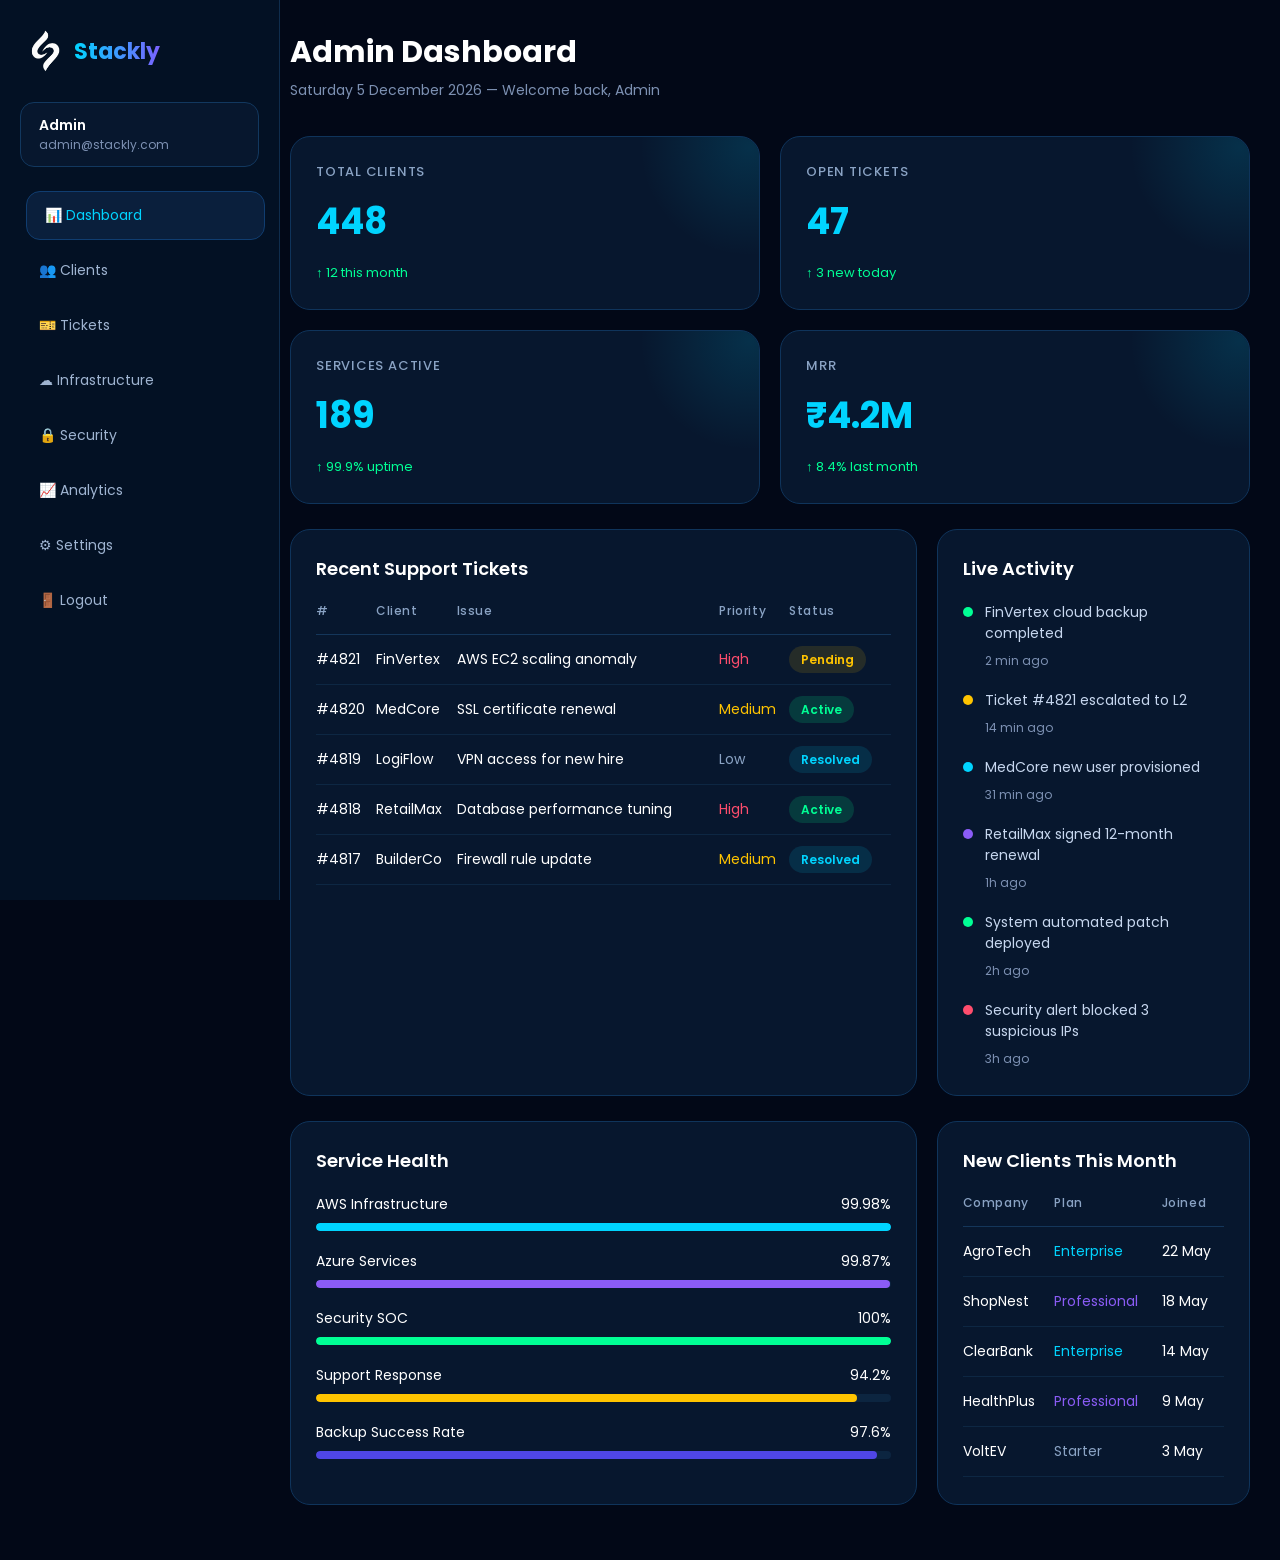
<file: Admin-dashboard.html>
<!DOCTYPE html>
<html lang="en">
<head>
<meta charset="UTF-8">
<meta name="viewport" content="width=device-width, initial-scale=1.0">
<title>Stackly Admin Dashboard</title>

<link rel="preconnect" href="https://fonts.googleapis.com">
<link href="https://fonts.googleapis.com/css2?family=Poppins:wght@300;400;500;600;700&display=swap" rel="stylesheet">

<style>

*{
  margin:0;
  padding:0;
  box-sizing:border-box;
  font-family:'Poppins',sans-serif;
}

body{
  background:#020817;
  color:#fff;
  overflow-x:hidden;
  animation:fadeBody 1.2s ease;
}

@keyframes fadeBody{
  from{ opacity:0; transform:scale(1.02); }
  to{ opacity:1; transform:scale(1); }
}

/* ── Layout ────────────────────────────────── */
.dashboard{
  display:flex;
  min-height:100vh;
}

/* ── Sidebar ───────────────────────────────── */
.sidebar{
  width:280px;
  flex-shrink:0;
  background:#031124;
  border-right:1px solid #0f2d4d;
  padding:30px 20px;
  position:fixed;
  top:0;
  left:0;
  height:100vh;
  overflow-y:auto;
  z-index:100;
  animation:slideLeft 1s ease;
}

@keyframes slideLeft{
  from{ opacity:0; transform:translateX(-80px); }
  to{ opacity:1; transform:translateX(0); }
}

/* ── Main content ──────────────────────────── */
.main{
  margin-left:260px;         /* must match sidebar width */
  flex:1;
  min-width:0;               /* prevent overflow */
  padding:30px;
}

/* ── Logo ──────────────────────────────────── */
.logo{
  display:flex;
  align-items:center;
  gap:12px;
  margin-bottom:30px;
  cursor:pointer;
}

.logo-icon{
  width:42px;
  height:42px;
  border-radius:12px;
  overflow:hidden;
  flex-shrink:0;
  display:flex;
  align-items:center;
  justify-content:center;
}

.logo-icon img{
  width:100%;
  height:100%;
  object-fit:cover;
  display:block;
}

/* ── Profile badge ─────────────────────────── */
.profile{
  background:#07172e;
  padding:12px 18px;
  border-radius:14px;
  border:1px solid #12385f;
  display:flex;
  align-items:center;
  gap:10px;
  margin-bottom:24px;
  transition:0.4s;
}

.profile:hover{
  transform:scale(1.03);
  box-shadow:0 0 20px rgba(0,212,255,0.25);
}

.dot{
  width:10px;
  height:10px;
  flex-shrink:0;
  border-radius:50%;
  background:#00ff95;
  box-shadow:0 0 10px #00ff95;
  animation:onlinePulse 1.5s infinite;
}

@keyframes onlinePulse{
  0%{ transform:scale(1); }
  50%{ transform:scale(1.6); }
  100%{ transform:scale(1); }
}

/* ── Nav links ─────────────────────────────── */
.nav-links{
  display:flex;
  flex-direction:column;
  gap:6px;
}

.nav-links a{
  text-decoration:none;
  color:#9fb4d1;
  padding:13px 18px;
  border-radius:14px;
  transition:0.35s ease;
  display:flex;
  align-items:center;
  gap:12px;
  font-size:14px;
  position:relative;
  overflow:hidden;
  border:1px solid transparent;
}

.nav-links a::before{
  content:"";
  position:absolute;
  top:0;
  left:-100%;
  width:100%;
  height:100%;
  background:linear-gradient(90deg,transparent,rgba(255,255,255,0.08),transparent);
  transition:0.6s;
}

.nav-links a:hover::before{ left:100%; }

.nav-links a:hover,
.nav-links a.active{
  background:#0a1f3c;
  color:#00d4ff;
  border-color:#103d70;
  transform:translateX(6px);
}

/* ── Topbar ────────────────────────────────── */
.topbar{
  display:flex;
  justify-content:space-between;
  align-items:center;
  margin-bottom:35px;
  animation:fadeTop 1.2s ease;
}

@keyframes fadeTop{
  from{ opacity:0; transform:translateY(-40px); }
  to{ opacity:1; transform:translateY(0); }
}

.topbar h1{ font-size:30px; margin-bottom:5px; }
.topbar p{ color:#7d91b3; font-size:14px; }

/* ── Stat cards ────────────────────────────── */
.cards{
  display:grid;
  grid-template-columns:repeat(4,1fr);
  gap:20px;
  margin-bottom:25px;
}

.card{
  background:#07172e;
  border:1px solid #0f345b;
  border-radius:20px;
  padding:25px;
  transition:0.4s ease;
  position:relative;
  overflow:hidden;
  animation:cardUp 1s ease both;
}

.card:nth-child(1){ animation-delay:.05s; }
.card:nth-child(2){ animation-delay:.10s; }
.card:nth-child(3){ animation-delay:.15s; }
.card:nth-child(4){ animation-delay:.20s; }

@keyframes cardUp{
  from{ opacity:0; transform:translateY(60px); }
  to{ opacity:1; transform:translateY(0); }
}

.card::before{
  content:"";
  position:absolute;
  width:220px;
  height:220px;
  background:radial-gradient(circle,#00d4ff22,transparent 70%);
  top:-100px;
  right:-100px;
  transition:0.5s;
  pointer-events:none;
}

.card:hover::before{ transform:scale(1.4); }

.card:hover{
  transform:translateY(-8px) scale(1.02);
  box-shadow:0 0 35px rgba(0,212,255,0.2);
}

.card h4{
  color:#8aa3c4;
  font-size:13px;
  font-weight:500;
  margin-bottom:12px;
  letter-spacing:.06em;
}

.card h2{
  font-size:36px;
  color:#00d4ff;
  margin-bottom:10px;
  animation:numberGlow 2s infinite alternate;
}

@keyframes numberGlow{
  from{ text-shadow:0 0 5px #00d4ff44; }
  to{ text-shadow:0 0 18px #00d4ff; }
}

.card span{
  font-size:13px;
  color:#00ff95;
}

/* ── Two-column grid ───────────────────────── */
.grid{
  display:grid;
  grid-template-columns:2fr 1fr;
  gap:20px;
  margin-bottom:25px;
}

/* ── Shared panel styles ───────────────────── */
.table-card,
.activity-card,
.health-card,
.client-card{
  background:#07172e;
  border:1px solid #0f345b;
  border-radius:20px;
  padding:25px;
  animation:fadeSection 1.2s ease both;
}

@keyframes fadeSection{
  from{ opacity:0; transform:translateY(50px); }
  to{ opacity:1; transform:translateY(0); }
}

.section-title{
  margin-bottom:20px;
  font-size:18px;
  font-weight:600;
}

/* ── Table ─────────────────────────────────── */
table{
  width:100%;
  border-collapse:collapse;
}

table th{
  text-align:left;
  padding-bottom:14px;
  color:#8aa3c4;
  font-size:12px;
  font-weight:500;
  letter-spacing:.05em;
  border-bottom:1px solid #14365a;
}

table td{
  padding:14px 0;
  border-bottom:1px solid #0d2743;
  font-size:14px;
}

table tbody tr{
  transition:0.3s;
}

table tbody tr:hover{
  background:#0b2342;
}

/* ── Status badges ─────────────────────────── */
.status{
  padding:5px 12px;
  border-radius:30px;
  font-size:12px;
  font-weight:600;
}

.active{
  background:rgba(0,255,149,0.15);
  color:#00ff95;
}

.pending{
  background:rgba(255,196,0,0.12);
  color:#ffc400;
}

.resolved{
  background:rgba(0,212,255,0.12);
  color:#00d4ff;
}

/* ── Activity feed ─────────────────────────── */
.activity{
  display:flex;
  flex-direction:column;
  gap:18px;
}

.activity-item{
  display:flex;
  align-items:flex-start;
  gap:12px;
  transition:0.3s;
}

.activity-item:hover{ transform:translateX(6px); }

.activity-dot{
  width:10px;
  height:10px;
  flex-shrink:0;
  border-radius:50%;
  margin-top:5px;
  animation:pulse 1.8s infinite;
}

@keyframes pulse{
  0%{ transform:scale(1); opacity:1; }
  50%{ transform:scale(1.5); opacity:0.6; }
  100%{ transform:scale(1); opacity:1; }
}

.activity-item p{ font-size:14px; color:#c7d7ef; margin-bottom:3px; }
.activity-item small{ color:#7d91b3; font-size:12px; }

/* ── Service health bars ───────────────────── */
.bar{ margin-bottom:20px; }

.bar-top{
  display:flex;
  justify-content:space-between;
  margin-bottom:8px;
  font-size:14px;
}

.progress{
  width:100%;
  height:8px;
  border-radius:30px;
  background:#0c2540;
  overflow:hidden;
}

.progress span{
  display:block;
  height:100%;
  border-radius:30px;
  animation:loadBar 1.8s ease forwards;
}

@keyframes loadBar{
  from{ width:0; }
}

.c1{ width:99.98%; background:#00d4ff; }
.c2{ width:99.87%; background:#8b5cf6; }
.c3{ width:100%;   background:#00ff95; }
.c4{ width:94.2%;  background:#ffc400; }
.c5{ width:97.6%;  background:#4f46e5; }

/* ── Responsive ────────────────────────────── */
@media(max-width:1280px){
  .cards{
    grid-template-columns:repeat(2,1fr);
  }
}

@media(max-width:1100px){
  .grid{
    grid-template-columns:1fr;
  }
}

@media(max-width:900px){
  .sidebar{
    position:relative;
    width:100%;
    height:auto;
  }

  .main{
    margin-left:0;
    width:100%;
  }

  .dashboard{
    flex-direction:column;
  }
}

@media(max-width:600px){
  .topbar{
    flex-direction:column;
    align-items:flex-start;
    gap:20px;
  }

  .cards{
    grid-template-columns:1fr;
  }
}

</style>
</head>

<body>

<div class="dashboard">

  <!-- ── Sidebar ─────────────────────────── -->
  <div class="sidebar">

    <div class="logo">
      <div class="logo-icon">
        <a href="./index.html"><img src="./Screenshot_2026-05-27_120008-removebg-preview.png" alt="Stackly"></a>
      </div>
      <a href="./index.html" style="text-decoration:none;">
        <h2 style="font-size:22px;background:linear-gradient(90deg,#00d4ff,#7b61ff);-webkit-background-clip:text;-webkit-text-fill-color:transparent;">Stackly</h2>
      </a>
    </div>

    <div class="profile">
      <div>
        <div id="admin-display-name" style="font-size:14px;font-weight:600;color:#fff;"></div>
        <div id="admin-display-email" style="font-size:12px;color:#7d91b3;"></div>
      </div>
    </div>

    <div class="nav-links">
      <a href="./Admin-Dashboard.html" class="active">📊 Dashboard</a>
      <a href="./Error.html">👥 Clients</a>
      <a href="./Error.html">🎫 Tickets</a>
      <a href="./Error.html">☁ Infrastructure</a>
      <a href="./Error.html">🔒 Security</a>
      <a href="./Error.html">📈 Analytics</a>
      <a href="./Error.html">⚙ Settings</a>
      <a href="./login.html">🚪 Logout</a>
    </div>

  </div>

  <!-- ── Main ───────────────────────────── -->
  <div class="main">

    <div class="topbar">
      <div>
        <h1>Admin Dashboard</h1>
        <p id="admin-welcome-text">Loading...</p>
      </div>
    </div>

    <!-- Stat cards -->
    <div class="cards">

      <div class="card">
        <h4>TOTAL CLIENTS</h4>
        <h2 class="counter" data-target="528">0</h2>
        <span>↑ 12 this month</span>
      </div>

      <div class="card">
        <h4>OPEN TICKETS</h4>
        <h2 class="counter" data-target="47">0</h2>
        <span>↑ 3 new today</span>
      </div>

      <div class="card">
        <h4>SERVICES ACTIVE</h4>
        <h2 class="counter" data-target="214">0</h2>
        <span>↑ 99.9% uptime</span>
      </div>

      <div class="card">
        <h4>MRR</h4>
        <h2>₹4.2M</h2>
        <span>↑ 8.4% last month</span>
      </div>

    </div>

    <!-- Row 1: Tickets + Activity -->
    <div class="grid">

      <div class="table-card">
        <h3 class="section-title">Recent Support Tickets</h3>
        <table>
          <thead>
            <tr>
              <th>#</th>
              <th>Client</th>
              <th>Issue</th>
              <th>Priority</th>
              <th>Status</th>
            </tr>
          </thead>
          <tbody>
            <tr>
              <td>#4821</td>
              <td>FinVertex</td>
              <td>AWS EC2 scaling anomaly</td>
              <td style="color:#ff4d6d;">High</td>
              <td><span class="status pending">Pending</span></td>
            </tr>
            <tr>
              <td>#4820</td>
              <td>MedCore</td>
              <td>SSL certificate renewal</td>
              <td style="color:#ffc400;">Medium</td>
              <td><span class="status active">Active</span></td>
            </tr>
            <tr>
              <td>#4819</td>
              <td>LogiFlow</td>
              <td>VPN access for new hire</td>
              <td style="color:#8aa3c4;">Low</td>
              <td><span class="status resolved">Resolved</span></td>
            </tr>
            <tr>
              <td>#4818</td>
              <td>RetailMax</td>
              <td>Database performance tuning</td>
              <td style="color:#ff4d6d;">High</td>
              <td><span class="status active">Active</span></td>
            </tr>
            <tr>
              <td>#4817</td>
              <td>BuilderCo</td>
              <td>Firewall rule update</td>
              <td style="color:#ffc400;">Medium</td>
              <td><span class="status resolved">Resolved</span></td>
            </tr>
          </tbody>
        </table>
      </div>

      <div class="activity-card">
        <h3 class="section-title">Live Activity</h3>
        <div class="activity">
          <div class="activity-item">
            <div class="activity-dot" style="background:#00ff95;"></div>
            <div><p>FinVertex cloud backup completed</p><small>2 min ago</small></div>
          </div>
          <div class="activity-item">
            <div class="activity-dot" style="background:#ffc400;"></div>
            <div><p>Ticket #4821 escalated to L2</p><small>14 min ago</small></div>
          </div>
          <div class="activity-item">
            <div class="activity-dot" style="background:#00d4ff;"></div>
            <div><p>MedCore new user provisioned</p><small>31 min ago</small></div>
          </div>
          <div class="activity-item">
            <div class="activity-dot" style="background:#8b5cf6;"></div>
            <div><p>RetailMax signed 12-month renewal</p><small>1h ago</small></div>
          </div>
          <div class="activity-item">
            <div class="activity-dot" style="background:#00ff95;"></div>
            <div><p>System automated patch deployed</p><small>2h ago</small></div>
          </div>
          <div class="activity-item">
            <div class="activity-dot" style="background:#ff4d6d;"></div>
            <div><p>Security alert blocked 3 suspicious IPs</p><small>3h ago</small></div>
          </div>
        </div>
      </div>

    </div>

    <!-- Row 2: Health + New Clients -->
    <div class="grid">

      <div class="health-card">
        <h3 class="section-title">Service Health</h3>
        <div class="bar">
          <div class="bar-top"><span>AWS Infrastructure</span><span>99.98%</span></div>
          <div class="progress"><span class="c1"></span></div>
        </div>
        <div class="bar">
          <div class="bar-top"><span>Azure Services</span><span>99.87%</span></div>
          <div class="progress"><span class="c2"></span></div>
        </div>
        <div class="bar">
          <div class="bar-top"><span>Security SOC</span><span>100%</span></div>
          <div class="progress"><span class="c3"></span></div>
        </div>
        <div class="bar">
          <div class="bar-top"><span>Support Response</span><span>94.2%</span></div>
          <div class="progress"><span class="c4"></span></div>
        </div>
        <div class="bar">
          <div class="bar-top"><span>Backup Success Rate</span><span>97.6%</span></div>
          <div class="progress"><span class="c5"></span></div>
        </div>
      </div>

      <div class="client-card">
        <h3 class="section-title">New Clients This Month</h3>
        <table>
          <thead>
            <tr>
              <th>Company</th>
              <th>Plan</th>
              <th>Joined</th>
            </tr>
          </thead>
          <tbody>
            <tr>
              <td>AgroTech</td>
              <td style="color:#00d4ff;">Enterprise</td>
              <td>22 May</td>
            </tr>
            <tr>
              <td>ShopNest</td>
              <td style="color:#8b5cf6;">Professional</td>
              <td>18 May</td>
            </tr>
            <tr>
              <td>ClearBank</td>
              <td style="color:#00d4ff;">Enterprise</td>
              <td>14 May</td>
            </tr>
            <tr>
              <td>HealthPlus</td>
              <td style="color:#8b5cf6;">Professional</td>
              <td>9 May</td>
            </tr>
            <tr>
              <td>VoltEV</td>
              <td style="color:#8aa3c4;">Starter</td>
              <td>3 May</td>
            </tr>
          </tbody>
        </table>
      </div>

    </div>

  </div><!-- /.main -->

</div><!-- /.dashboard -->

<script>

  /* ── Admin info from localStorage ── */
  const adminEmail = localStorage.getItem('stackly_admin_email') || 'admin@stackly.com';
  const adminName  = localStorage.getItem('stackly_admin_name')  || 'Admin';
  const displayName = adminName.charAt(0).toUpperCase() + adminName.slice(1);

  document.getElementById('admin-display-name').textContent  = displayName;
  document.getElementById('admin-display-email').textContent = adminEmail;

  const today = new Date().toLocaleDateString('en-GB', { weekday:'long', day:'numeric', month:'long', year:'numeric' });
  document.getElementById('admin-welcome-text').textContent = today + ' — Welcome back, ' + displayName;

  /* ── Animated counters ── */
  document.querySelectorAll(".counter").forEach(counter => {
    counter.innerText = "0";
    const target = +counter.getAttribute("data-target");

    const tick = () => {
      const current = +counter.innerText;
      const inc = Math.ceil(target / 80);
      if(current < target){
        counter.innerText = Math.min(current + inc, target);
        setTimeout(tick, 20);
      }
    };

    tick();
  });

  /* ── Card mouse-glow ── */
  document.querySelectorAll(".card").forEach(card => {
    card.addEventListener("mousemove", e => {
      const r = card.getBoundingClientRect();
      card.style.background = `radial-gradient(circle at ${e.clientX - r.left}px ${e.clientY - r.top}px, rgba(0,212,255,0.15), #07172e 45%)`;
    });
    card.addEventListener("mouseleave", () => {
      card.style.background = "#07172e";
    });
  });

</script>

</body>
</html>
</file>
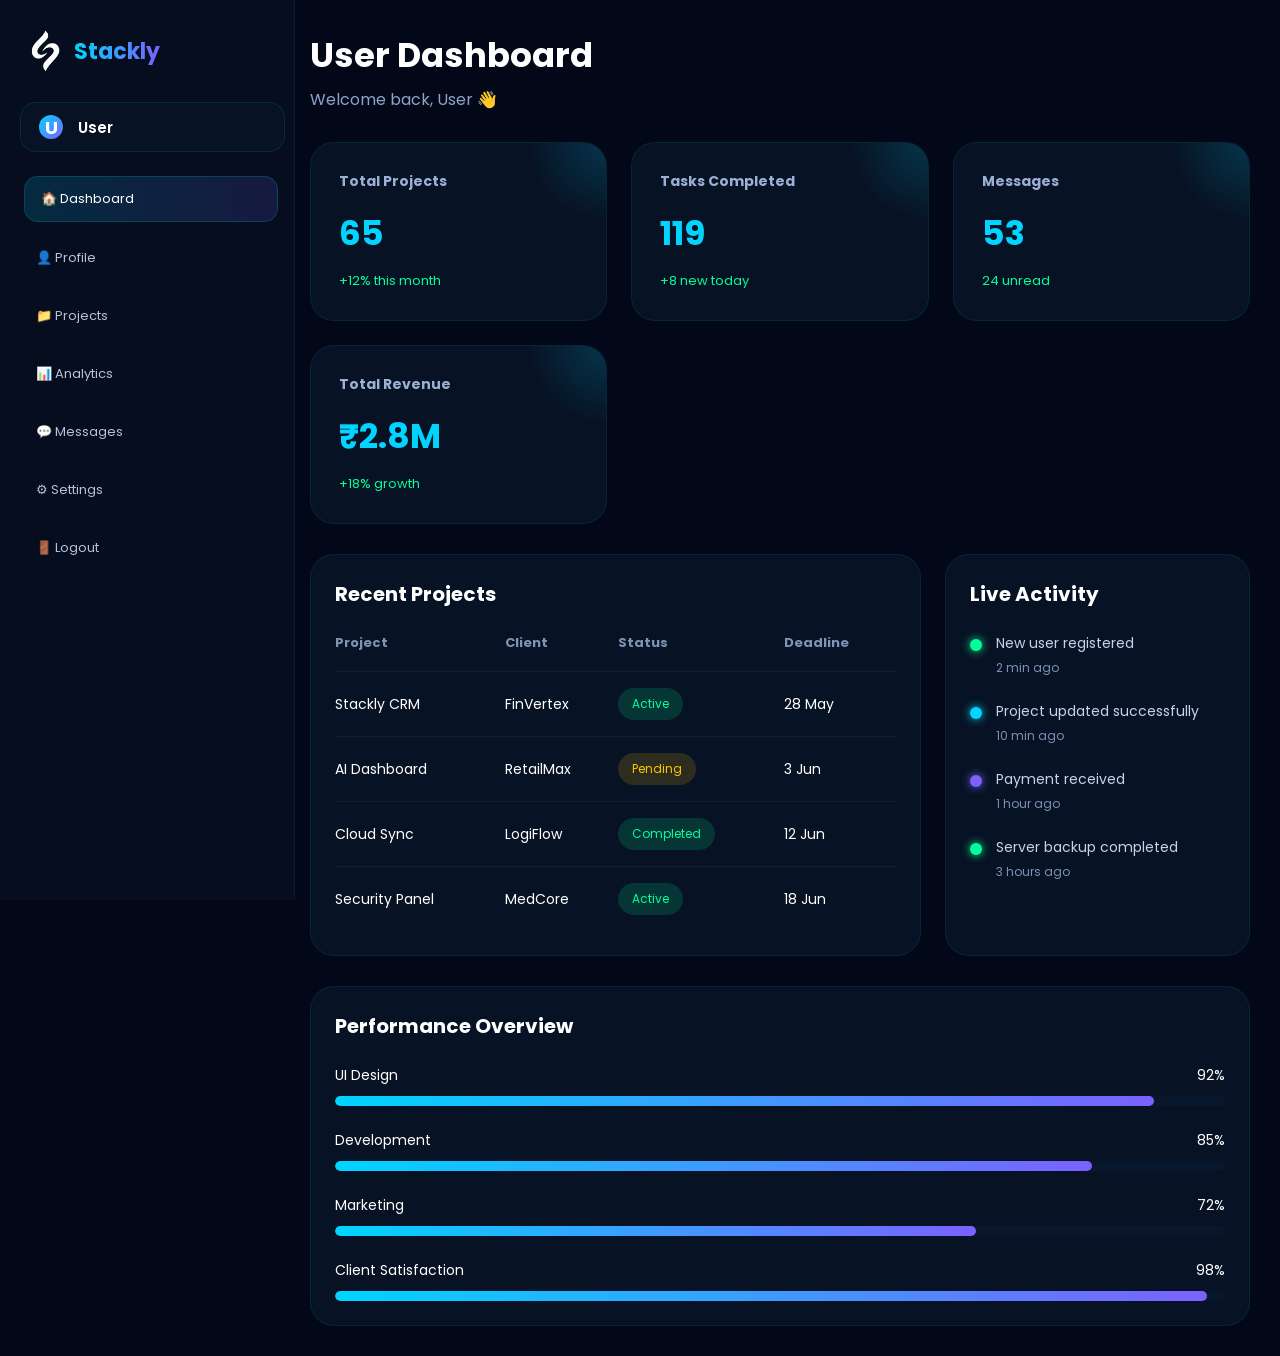
<file: User-Dashboard.html>
<!DOCTYPE html>
<html lang="en">
<head>
<meta charset="UTF-8" />
<meta name="viewport" content="width=device-width, initial-scale=1.0" />
<title>Stackly User Dashboard</title>

<link rel="preconnect" href="https://fonts.googleapis.com">
<link href="https://fonts.googleapis.com/css2?family=Poppins:wght@300;400;500;600;700&display=swap" rel="stylesheet">

<style>

*{
  margin:0;
  padding:0;
  box-sizing:border-box;
}

body{
  font-family:'Poppins',sans-serif;
  background:#020817;
  color:#fff;
  overflow-x:hidden;
}

.dashboard{
  display:flex;
  min-height:100vh;
}

.sidebar{
  width: 295px;
  background:#050d1f;
  border-right:1px solid rgba(0,255,255,.08);
  position:fixed;
  height:100vh;
  padding:30px 20px;
}

.logo-icon{
  width:42px;
  height:42px;
  border-radius:12px;
  overflow:hidden;
  flex-shrink:0;
  display:flex;
  align-items:center;
  justify-content:center;
}

.logo-icon img{
  width:100%;
  height:100%;
  object-fit:cover;
  display:block;
}

.logo h2{
  font-size:24px;
  color:#49d6ff;
}

.menu{
  display:flex;
  flex-direction:column;
  gap:14px;
}

.menu a{
  text-decoration:none;
  color:#b6c2d9;
  padding:12px 16px;
  border-radius:14px;
  transition:.3s;
  font-size:13px;
  display:flex;
  align-items:center;
  gap:10px;
}

.menu a:hover,
.menu a.active{
  background:linear-gradient(90deg,rgba(0,212,255,.15),rgba(123,97,255,.15));
  color:#fff;
  border:1px solid rgba(0,255,255,.15);
  transform:translateX(4px);
}

.main{
  margin-left:280px;
  width:calc(100% - 280px);
  padding:30px;
}

.topbar{
  display:flex;
  justify-content:space-between;
  align-items:center;
  margin-bottom:30px;
}

.topbar h1{
  font-size:34px;
  font-weight:700;
}

.topbar p{
  color:#8fa2c7;
  margin-top:6px;
}

.profile{
  display:flex;
  align-items:center;
  gap:15px;
  background:#071224;
  padding:12px 18px;
  border-radius:16px;
  width: 265px;
  border:1px solid rgba(0,255,255,.1);
}

.profile img{
  width:48px;
  height:48px;
  border-radius:50%;
  object-fit:cover;
}

.cards{
  display:grid;
  grid-template-columns:repeat(auto-fit,minmax(240px,1fr));
  gap:24px;
  margin-bottom:30px;
}

.card{
  background:#071224;
  padding:28px;
  border-radius:24px;
  border:1px solid rgba(0,255,255,.08);
  position:relative;
  overflow:hidden;
  transition:.4s;
}

.card::before{
  content:'';
  position:absolute;
  width:160px;
  height:160px;
  background:radial-gradient(circle,rgba(0,212,255,.18),transparent 70%);
  top:-80px;
  right:-80px;
}

.card:hover{
  transform:translateY(-8px);
  box-shadow:0 0 35px rgba(0,212,255,.15);
}

.card h3{
  color:#9bb0d3;
  font-size:14px;
  margin-bottom:16px;
}

.card h2{
  font-size:34px;
  color:#00d4ff;
  margin-bottom:8px;
}

.card span{
  color:#00ff99;
  font-size:13px;
}

.grid{
  display:grid;
  grid-template-columns:2fr 1fr;
  gap:24px;
  margin-bottom:30px;
}

.panel{
  background:#071224;
  border-radius:24px;
  padding:24px;
  border:1px solid rgba(0,255,255,.08);
}

.panel-title{
  font-size:20px;
  margin-bottom:24px;
}

table{
  width:100%;
  border-collapse:collapse;
}

table th{
  text-align:left;
  color:#7f93b6;
  font-size:13px;
  padding-bottom:18px;
}

table td{
  padding:16px 0;
  border-top:1px solid rgba(255,255,255,.05);
  font-size:14px;
}

.status{
  padding:7px 14px;
  border-radius:40px;
  font-size:12px;
  display:inline-block;
}

.active{
  background:rgba(0,255,153,.15);
  color:#00ff99;
}

.pending{
  background:rgba(255,196,0,.15);
  color:#ffc400;
}

.progress-group{
  display:flex;
  flex-direction:column;
  gap:24px;
}

.progress-item{
  width:100%;
}

.progress-top{
  display:flex;
  justify-content:space-between;
  margin-bottom:10px;
  font-size:14px;
}

.progress-bar{
  width:100%;
  height:10px;
  border-radius:30px;
  background:#09172d;
  overflow:hidden;
}

.progress{
  height:100%;
  border-radius:30px;
  background:linear-gradient(90deg,#00d4ff,#7b61ff);
  animation:grow 2s ease;
}

.activity{
  display:flex;
  flex-direction:column;
  gap:22px;
}

.activity-item{
  display:flex;
  gap:14px;
  align-items:flex-start;
}

.dot{
  width:12px;
  height:12px;
  border-radius:50%;
  margin-top:6px;
}

.dot.green{
  background:#00ff99;
  box-shadow:0 0 10px #00ff99;
}

.dot.blue{
  background:#00d4ff;
  box-shadow:0 0 10px #00d4ff;
}

.dot.purple{
  background:#7b61ff;
  box-shadow:0 0 10px #7b61ff;
}

.activity-item p{
  color:#c6d3ea;
  font-size:14px;
}

.activity-item span{
  color:#7c91b3;
  font-size:12px;
}

@keyframes grow{
  from{ width:0; }
}

@media(max-width:1100px){
  .grid{ grid-template-columns:1fr; }
}

@media(max-width:850px){
  .sidebar{ width:100%; height:auto; position:relative; }
  .main{ margin-left:0; width:100%; }
  .dashboard{ flex-direction:column; }
}

@media(max-width:600px){
  .topbar{ flex-direction:column; align-items:flex-start; gap:20px; }
}

</style>
</head>
<body>

<div class="dashboard">

  <div class="sidebar">

    <!-- Logo -->
    <div class="logo" style="display:flex;align-items:center;gap:12px;margin-bottom:30px;">
      <div class="logo-icon">
        <a href="./index.html"><img src="./Screenshot_2026-05-27_120008-removebg-preview.png" alt="Stackly"></a>
      </div>
      <a href="./index.html" style="text-decoration:none;">
        <h2 style="font-size:22px;background:linear-gradient(90deg,#00d4ff,#7b61ff);-webkit-background-clip:text;-webkit-text-fill-color:transparent;">Stackly</h2>
      </a>
    </div>

    <!-- Sidebar profile card -->
    <div class="profile" style="margin-bottom:24px;">
      <div style="width:24px;height:24px;border-radius:50%;background:linear-gradient(135deg,#00d4ff,#7b61ff);display:flex;align-items:center;justify-content:center;font-size:18px;font-weight:700;flex-shrink:0;" id="user-avatar">?</div>
      <div>
        <h4 id="user-name" style="font-size:15px;font-weight:600;">Loading...</h4>
        <small id="user-email" style="color:#8ea2c7;font-size:12px;">—</small>
      </div>
    </div>

    <div class="menu">
      <a href="./User-Dashboard.html" class="active">🏠 Dashboard</a>
      <a href="./Error.html">👤 Profile</a>
      <a href="./Error.html">📁 Projects</a>
      <a href="./Error.html">📊 Analytics</a>
      <a href="./Error.html">💬 Messages</a>
      <a href="./Error.html">⚙ Settings</a>
      <a href="./login.html">🚪 Logout</a>
    </div>

  </div>

  <div class="main">

    <div class="topbar">
      <div>
        <h1>User Dashboard</h1>
        <!-- ↓ name is injected here by JS -->
        <p id="welcome-text">Welcome back 👋</p>
      </div>
    </div>

    <div class="cards">

      <div class="card">
        <h3>Total Projects</h3>
        <h2 id="projectCount">0</h2>
        <span>+12% this month</span>
      </div>

      <div class="card">
        <h3>Tasks Completed</h3>
        <h2 id="taskCount">0</h2>
        <span>+8 new today</span>
      </div>

      <div class="card">
        <h3>Messages</h3>
        <h2 id="messageCount">0</h2>
        <span>24 unread</span>
      </div>

      <div class="card">
        <h3>Total Revenue</h3>
        <h2>₹2.8M</h2>
        <span>+18% growth</span>
      </div>

    </div>

    <div class="grid">

      <div class="panel">

        <h3 class="panel-title">Recent Projects</h3>

        <table>
          <thead>
            <tr>
              <th>Project</th>
              <th>Client</th>
              <th>Status</th>
              <th>Deadline</th>
            </tr>
          </thead>
          <tbody>
            <tr>
              <td>Stackly CRM</td>
              <td>FinVertex</td>
              <td><span class="status active">Active</span></td>
              <td>28 May</td>
            </tr>
            <tr>
              <td>AI Dashboard</td>
              <td>RetailMax</td>
              <td><span class="status pending">Pending</span></td>
              <td>3 Jun</td>
            </tr>
            <tr>
              <td>Cloud Sync</td>
              <td>LogiFlow</td>
              <td><span class="status active">Completed</span></td>
              <td>12 Jun</td>
            </tr>
            <tr>
              <td>Security Panel</td>
              <td>MedCore</td>
              <td><span class="status active">Active</span></td>
              <td>18 Jun</td>
            </tr>
          </tbody>
        </table>

      </div>

      <div class="panel">

        <h3 class="panel-title">Live Activity</h3>

        <div class="activity">
          <div class="activity-item">
            <div class="dot green"></div>
            <div>
              <p>New user registered</p>
              <span>2 min ago</span>
            </div>
          </div>
          <div class="activity-item">
            <div class="dot blue"></div>
            <div>
              <p>Project updated successfully</p>
              <span>10 min ago</span>
            </div>
          </div>
          <div class="activity-item">
            <div class="dot purple"></div>
            <div>
              <p>Payment received</p>
              <span>1 hour ago</span>
            </div>
          </div>
          <div class="activity-item">
            <div class="dot green"></div>
            <div>
              <p>Server backup completed</p>
              <span>3 hours ago</span>
            </div>
          </div>
        </div>

      </div>

    </div>

    <div class="panel">

      <h3 class="panel-title">Performance Overview</h3>

      <div class="progress-group">

        <div class="progress-item">
          <div class="progress-top">
            <span>UI Design</span><span>92%</span>
          </div>
          <div class="progress-bar">
            <div class="progress" style="width:92%"></div>
          </div>
        </div>

        <div class="progress-item">
          <div class="progress-top">
            <span>Development</span><span>85%</span>
          </div>
          <div class="progress-bar">
            <div class="progress" style="width:85%"></div>
          </div>
        </div>

        <div class="progress-item">
          <div class="progress-top">
            <span>Marketing</span><span>72%</span>
          </div>
          <div class="progress-bar">
            <div class="progress" style="width:72%"></div>
          </div>
        </div>

        <div class="progress-item">
          <div class="progress-top">
            <span>Client Satisfaction</span><span>98%</span>
          </div>
          <div class="progress-bar">
            <div class="progress" style="width:98%"></div>
          </div>
        </div>

      </div>

    </div>

  </div>

</div>

<script>

  /* ── Load user info from localStorage ── */
  var storedName  = localStorage.getItem('stackly_user_name')  || 'User';
  var storedEmail = localStorage.getItem('stackly_user_email') || '';

  /* Capitalise first letter */
  var displayName = storedName.charAt(0).toUpperCase() + storedName.slice(1);

  /* Sidebar: name + email */
  document.getElementById('user-name').textContent  = displayName;
  document.getElementById('user-email').textContent = storedEmail;

  /* Sidebar avatar: first letter */
  document.getElementById('user-avatar').textContent = displayName.charAt(0).toUpperCase();

  /* ── Topbar welcome line with name ── */
  document.getElementById('welcome-text').textContent = 'Welcome back, ' + displayName + ' 👋';

  /* ── Animated counters ── */
  function counter(id, start, end, speed) {
    var obj     = document.getElementById(id);
    var current = start;
    var timer   = setInterval(function () {
      current++;
      obj.innerText = current;
      if (current >= end) clearInterval(timer);
    }, speed);
  }

  counter('projectCount',  0, 128, 20);
  counter('taskCount',     0, 342, 10);
  counter('messageCount',  0,  89, 25);

</script>

</body>
</html>
</file>
